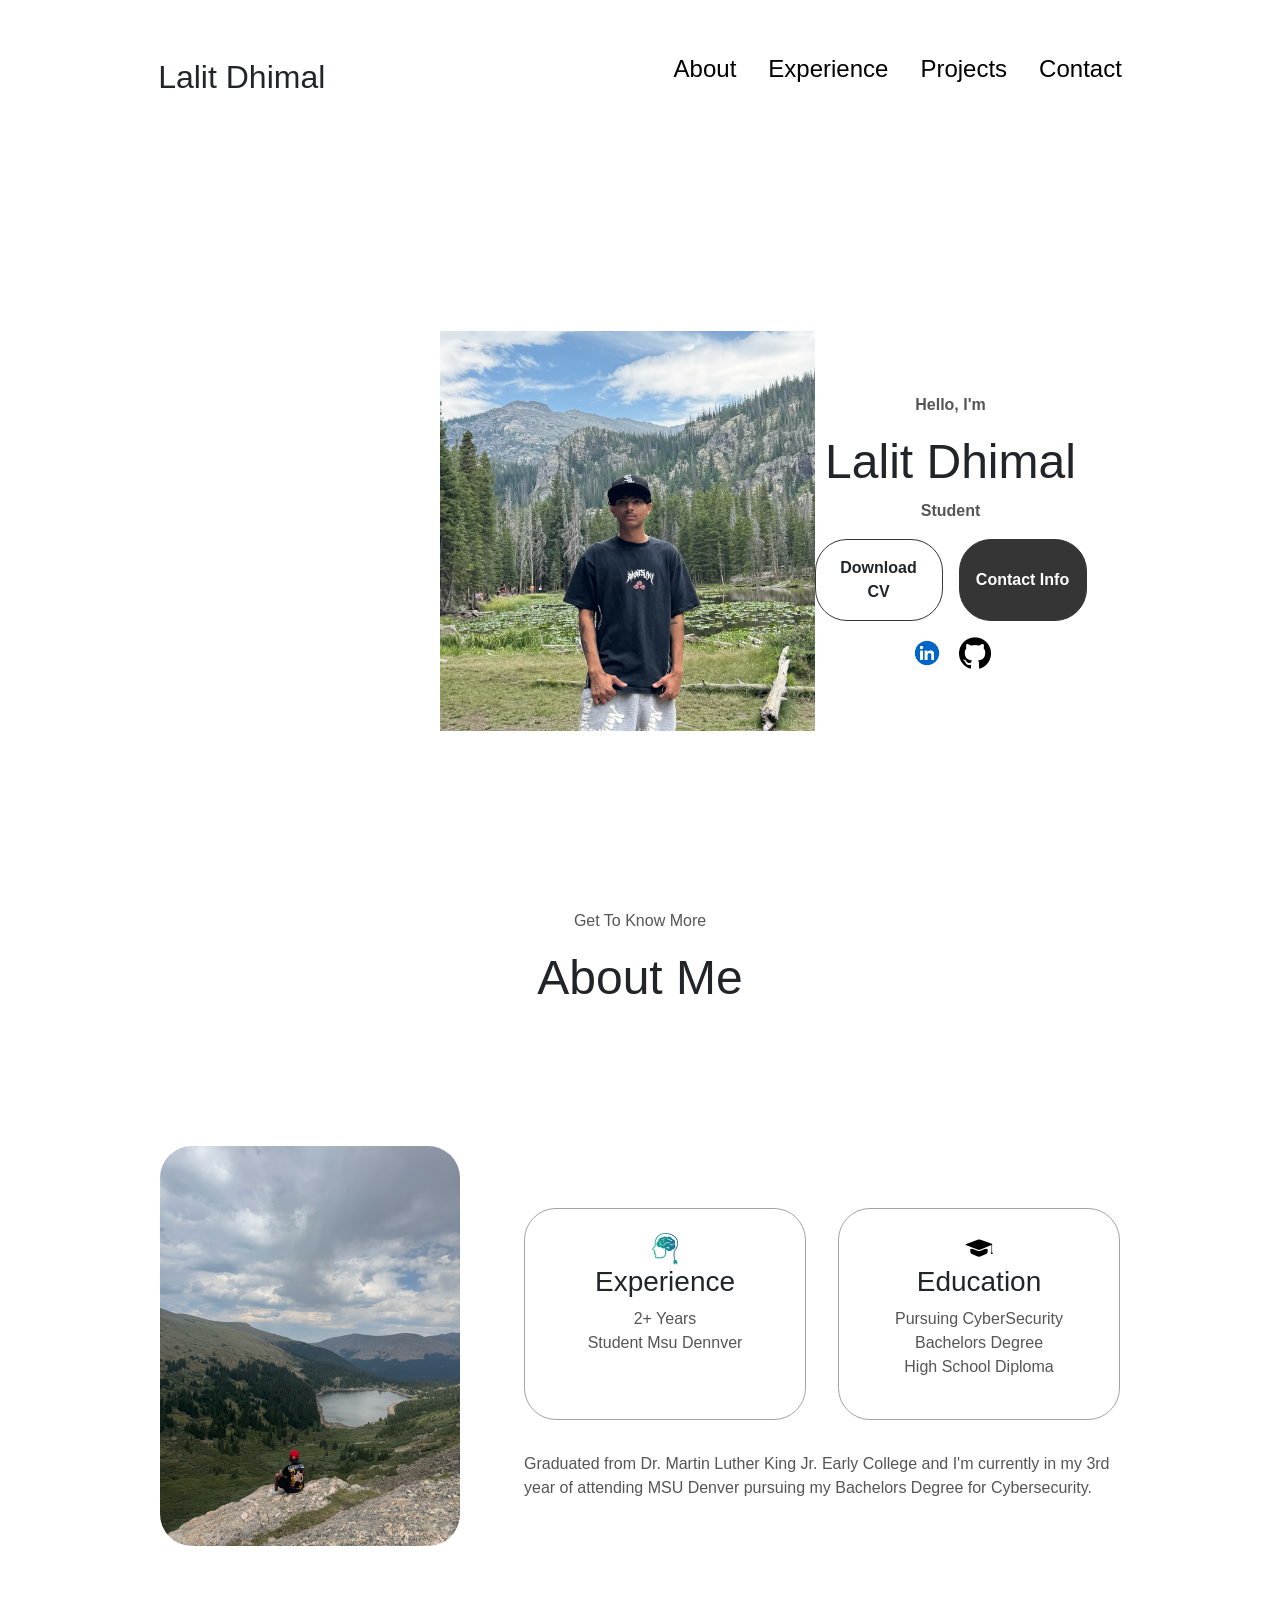
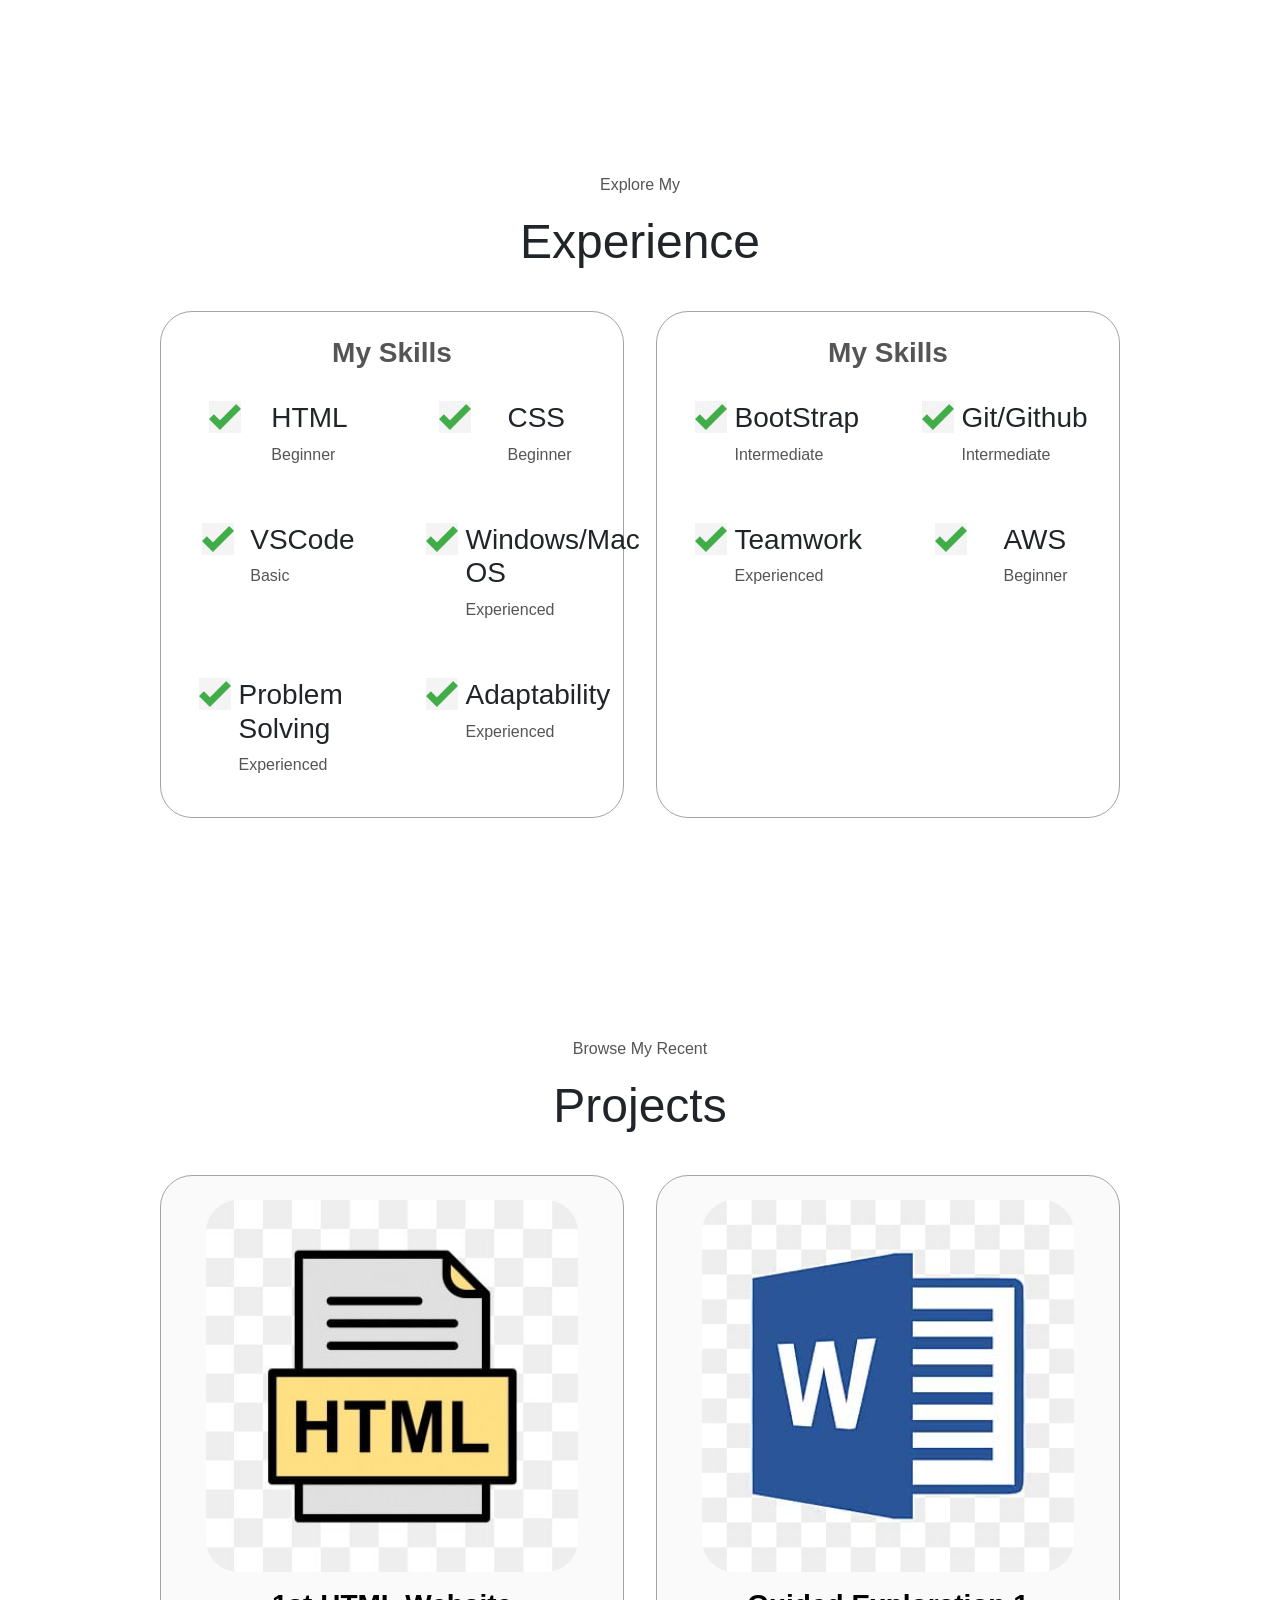
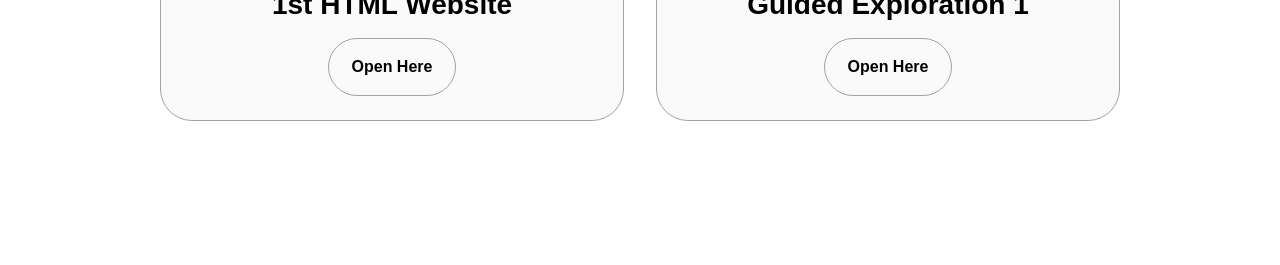
<file: index.html>
<!DOCTYPE html>
<html lang="en">
    <head>
    <meta charset="UTF-8">
    <meta http-equiv="X-UA-Compatible" content="IE=edge" />
    <meta name="viewport" content="width=device-width, initial-scale=1.0" />
    <link href="https://cdn.jsdelivr.net/npm/bootstrap@5.3.3/dist/css/bootstrap.min.css" rel="stylesheet">
    <script src="https://cdn.jsdelivr.net/npm/bootstrap@5.3.3/dist/js/bootstrap.bundle.min.js"></script>
    <script src="https://code.jquery.com/jquery-3.7.1.min.js"></script>
   <title>My Portfolio</title>
   <link rel="stylesheet" href="style.css"/>
   <link rel="stylesheet" href="mediaqueries.css"/>
    </head>
    <body>
        <nav id="desktop-nav">
            <div class="logo">Lalit Dhimal</div>
            <div>
                <ul class="nav-links">
                    <li><a href="#About">About</a></li>
                    <li><a href="#Experience">Experience</a></li>
                    <li><a href="#Projects">Projects</a></li>
                    <li><a href="#Contact">Contact</a></li>
                </ul>
            </div>
        </nav>
        <nav id="hamburger-nav">
            <div class="logo">Lalit Dhimal</div>
            <div class="hamburger-menu">
                <div class="hamburger-icon" onclick="toggleMenu()">
                    <span></span>
                    <span></span>
                    <span></span>
                </div>
                <div class="menu-links">
                    <li><a href="#About" onclick="toggleMenu()">About</a></li>
                    <li><a href="#Experience" onclick="toggleMenu()">Experience</a></li>
                    <li><a href="#Projects" onclick="toggleMenu()">Projects</a></li>
                    <li><a href="#Contact" onclick="toggleMenu()">Contact</a></li>   
                </div>
            </div>
        </nav>
        <section id="profile">
            <div= class="section__pic-container">
                <img src="./assets/aboutme.png" alt="Lalit Profile Picture">
            </div>
            <div class="section__text">
                <p class="section__text__p1">Hello, I'm</p>
                <h1 class="title">Lalit Dhimal</h1>
                <p class="setion__text__p2">Student</p>
                <div class="btn-container">
                    <button class="btn btn-color-2" 
                    onclick="window.open('./assets/Resume.pdf')"
                >
                    Download CV
                </button>
                <button class="btn btn-color-1" onclick="location.href='./#Contact'">
                    Contact Info
                </button>
                </div>
                <div id="socials-container">
                    <img 
                    src="./assets/linkedin.png" 
                    alt="My Linkedin Profile"
                    class="icon"
                    onclick="location.href='https:www.linkedin.com/in/lalit-dhimal-317a672b5/'"
                    />
                    <img 
                    src="./assets/github.png" 
                    alt="My Github Profile"
                    class="icon"
                    onclick="location.href='https:github.com/aerobix-svn'"
                    />
            </div>
        </section>
        <section id="About">
           <p class="section__text__p1">Get To Know More</p>
           <h1 class="title">About Me</h1>
           <div class="section-container">
            <div class="section__pic-container">
                <img src="./assets/me.png" 
                alt="Profile picture" 
                class="about-pic"
                />
            </div>
            <div class="about-details-container">
                <div class="about-containers">
                    <div class="details-container">
                        <img src="./assets/experience.png" 
                        alt="experience icon" 
                        class="icon"
                        />
                        <h3>Experience</h3>
                        <p>2+ Years <br> Student Msu Dennver</p>
                    </div>
                    <div class="details-container">
                        <img src="./assets/education-png-23447.png" 
                        alt="education icon" 
                        class="icon"
                        />
                        <h3>Education</h3>
                        <p>Pursuing CyberSecurity Bachelors Degree<br>High School Diploma</p>
                    </div>
                </div>
                <div class="text-container">
                    <p>Graduated from Dr. Martin Luther King Jr. Early College and I'm currently in my 3rd year of attending MSU Denver pursuing my Bachelors Degree for Cybersecurity.</p>
                </div>
            </div>
           </div>
           <img src="./assets/arrow.png" 
           alt="arrow icon" 
           class="icon arrow"
           onclick="location.href='./#experience'"
           />
        </section>
        <section id="Experience">
            <p class="section__text__p1">Explore My</p>
            <h1 class="title">Experience</h1>
            <div class="experience-details-container">
                <div class="about-containers">
                    <div class="details-container">
                        <h2 class="experience-sub-title">My Skills</h2>
                        <div class="article-container">
                            <article>
                                <img 
                                src="./assets/checkmark.png" 
                                alt="Experience icon" 
                                class="icon"
                                />
                                <div>
                                    <h3>HTML</h3>
                                    <p>Beginner</p>
                                </div>
                            </article>
                            <article>
                                <img 
                                src="./assets/checkmark.png" 
                                alt="Experience icon" 
                                class="icon"
                                />
                                <div>
                                    <h3>CSS</h3>
                                    <p>Beginner</p>
                                </div>
                            </article>
                            <article>
                                <img 
                                src="./assets/checkmark.png" 
                                alt="Experience icon" 
                                class="icon"
                                />
                                <div>
                                    <h3>VSCode</h3>
                                    <p>Basic</p>
                                </div>
                            </article>
                            <article>
                                <img 
                                src="./assets/checkmark.png" 
                                alt="Experience icon" 
                                class="icon"
                                />
                                <div>
                                    <h3>Windows/Mac OS</h3>
                                    <p>Experienced</p>
                                </div>
                            </article>
                            <article>
                                <img 
                                src="./assets/checkmark.png" 
                                alt="Experience icon" 
                                class="icon"
                                />
                                <div>
                                    <h3>Problem Solving</h3>
                                    <p>Experienced</p>
                                </div>
                            </article>
                            <article>
                                <img 
                                src="./assets/checkmark.png" 
                                alt="Experience icon" 
                                class="icon"
                                />
                                <div>
                                    <h3>Adaptability</h3>
                                    <p>Experienced</p>
                                </div>
                            </article>
                        </div>
                    </div>
                    <div class="details-container">
                        <h2 class="experience-sub-title">My Skills</h2>
                        <div class="article-container">
                            <article>
                                <img 
                                src="./assets/checkmark.png" 
                                alt="Experience icon" 
                                class="icon"
                                />
                                <div>
                                    <h3>BootStrap</h3>
                                    <p>Intermediate</p>
                                </div>
                            </article>
                            <article>
                                <img 
                                src="./assets/checkmark.png" 
                                alt="Experience icon" 
                                class="icon"
                                />
                                <div>
                                    <h3>Git/Github</h3>
                                    <p>Intermediate</p>
                                </div>
                            </article>
                            <article>
                                <img 
                                src="./assets/checkmark.png" 
                                alt="Experience icon" 
                                class="icon"
                                />
                                <div>
                                    <h3>Teamwork</h3>
                                    <p>Experienced</p>
                                </div>
                            </article>
                            <article>
                                <img 
                                src="./assets/checkmark.png" 
                                alt="Experience icon" 
                                class="icon"
                                />
                                <div>
                                    <h3>AWS</h3>
                                    <p>Beginner</p>
                                </div>
                            </article>
                        </div>
                    </div>
                </div>
            </div>
            <img src="./assets/arrow.png" 
           alt="arrow icon" 
           class="icon arrow"
           onclick="location.href='./#projects'"
           />
        </section>
        <section id="Projects">
            <p class="section__text__p1">Browse My Recent</p>
            <h1 class="title">Projects</h1>
            <div class="experience-details-container">
            <div class="about-containers">
                <div class="details-container color-container">
                    <div class="article-container">
                        <img 
                        src="./assets/html.png" 
                        alt="HTML Picture" 
                        class="project-img"
                        />
                    </div>
                    <h2 class="experience-sub-title project-title">1st HTML Website</h2>
                    <div class="btn-container">
                        <button 
                        class="btn btn-color-2 
                        project-btn" 
                        onclick="location.href='file:/C:/GithubRepos/web-version-control-starter-project/index.html'"
                        >
                            Open Here
                        </button>
                    </div>
                </div>
                <div class="details-container color-container">
                    <div class="article-container">
                        <img src="./assets/wordlogo.png" 
                        alt="GE1" 
                        class="project-img"
                        />
                    </div>
                    <h2 class="experience-sub-title project-title">Guided Exploration 1</h2>
                    <div class="btn-container">
                        <button 
                        class="btn btn-color-2 
                        project-btn" 
                        onclick="location.href='file:/C:/GithubRepos/Portfolio-Website/assets/GE1.pdf'"
                        >
                            Open Here
                        </button>
                    </div>
                </div>
            </div>
        </section>
        <script src="script.js"></script>
    </body>
   </html>
</file>
<file: style.css>
/* General */ 

@import url("https://fonts.googleleapis.com/css2?family=Poppins:wght@300;400;500;600&display=swap");

* {
    margin: 0;
    padding: 0;
}

body {
    font-family: 'Poppins', sans-serif;
}

html {
    scroll-behavior: smooth;
}

p {
    color: rgb(85, 85, 85);
}

/* Transition */

a, 
.btn {
    transition: all 300ms ease;
}

/* Desktop Nav */ 

nav, 
.nav-links {
    display: flex;
}

nav { 
    justify-content: space-around;
    align-items: center;
    height: 17vh;
}

.nav-links {
    gap: 2rem;
    list-style: none;
    font-size: 1.5rem;
}

a {
    color: black;
    text-decoration: none;
    text-decoration-color: white;
}

a:hover {
    color: grey;
    text-decoration: underline;
    text-underline-offset: 1rem;
    text-decoration-color: rgb(181, 181, 181);
}

.logo {
    font-size: 2rem;
}

.logo:hover {
    cursor: default;
}

/* Hamburger Menu */

#hamburger-nav {
    display: none;
}

.hamburger-menu {
    position: relative;
    display: inline-block;
}

.hamburger.icon {
    display: flex;
    flex-direction: column;
    justify-content: space-between;
    height: 24px;
    width: 30px;
    cursor: pointer;
}

.hamburger-icon span {
    width: 100%;
    height: 2px;
    background-color: black;
    transition: all 0.3 ease-in-out;
}

.menu-links {
    position: absolute;
    top: 100%;
    right: 0;
    background-color: white;
    width: fit-content;
    max-height: 0;
    overflow: hidden;
    transition: all 0.3 ease-in-out;
}

.menu-links a {
    display: block;
    padding: 10px;
    text-align: center;
    font-size: 1.5rem;
    color: black;
    text-decoration: none;
    transition: all 0.3 ease-in-out;
}

.menu-links li {
    list-style: none;
}

.menu-links.open {
    max-height: 300px;
}

.hamburger-icon.open span:first-child {
    transform: rotate(45deg) translate(10px, 5px);
}

.hamburger-icon.open span:nth-child(2) {
    opacity: 0;
}

.hamburger-icon.open span:last-child {
    transform: rotate(-45deg) translate(10px, -5px);
}

.hamburger-icon span:first-child {
    transform: none;
}

.hamburger-icon span:first-child {
    opacity: 1;
}

.hamburger-icon span:first-child {
    transform: none;
}

/* Sections */ 

section { 
    padding-top: 4vh;
    height: 96vh;
    margin: 0 10rem;
    box-sizing: border-box;
    min-height: fit-content;
}

.section-container { 
    display: flex;
}

/* Profile Section */

#profile {
    display: flex;
    justify-content: center;
    gap: 5rem;
    height: 80vh;
}

.section__pic-container {
    display: flex;
    height: 400px;
    width: 400px;
    margin: auto 0;
}

.section__text {
    align-self: center;
    text-align: center;
}

.section__text p {
    font-weight: 600;
}

.section__text__p1 {
    text-align: center;
}

.section__text__p2 {
    font-size: 1.75rem;
    margin-bottom: 1rem;
}

.title {
    font-size: 3rem;
    text-align: center;
}

#socials-container {
    display: flex;
    justify-content: center;
    margin-top: 1rem;
    gap: 1rem;
}

/* Icon */

.icon {
    cursor: pointer;
    height: 2rem;
}

/* Buttons */ 

.btn-container {
    display: flex;
    justify-content: center;
    gap: 1rem;
}

.btn {
    font-weight: 600;
    transition: all 300ms ease;
    padding: 1rem;
    width: 8rem;
    border-radius: 2rem;
}

.btn-color-1, 
.btn-color-2 {
    border: rgb(53,53,53) 0.1rem solid;
}

.btn-color-1:hover, 
.btn-color-2:hover {
    cursor: pointer;
}

.btn-color-1, 
.btn-color-2:hover {
    background: rgb(53,53,53);
    color: white;
}

.btn-color-1:hover {
    background: rgb(0, 0, 0);
}

.btn-color-2 {
    background: none;
}

.btn-color-2:hover {
    border: rgb(255, 255, 255) 0.1rem solid;
}

.btn-container {
    gap: 1rem;
}

/* About Section */

#about {
    position: relative;
}

.about-containers {
    gap: 2rem;
    margin-bottom: 2rem;
    margin-top: 2rem;
}

.about-details-container {
    justify-content: center;
    flex-direction: column;
 }

.about-containers, .about-details-container {
    display: flex;
 } 

.about-pic {
    border-radius: 2rem;
}

.arrow {
    position: absolute;
    right: -5rem;
    bottom: -15rem;
}

.details-container {
    padding: 1.5rem;
    flex: 1;
    background: white;
    border-radius: 2rem;
    border: rgb(53,53,53) 0.1rem solid;
    border-color: rgb(163,163,163);
    text-align: center;
 }
 
 
.section-container {
    gap: 4rem;
    height: 80%;
 }

.section__pic-container {
    height: 400px;
    width: 400px;
    margin: auto 0;
 }

/* Experience Section */

#experience {
    position: relative;
}

.experience-sub-title {
    color: rgb(85,85,85);
    font-weight: 600;
    font-size: 1.75rem;
    margin-bottom: 2rem;
}

.experience-details-container {
    display: flex;
    justify-content: center;
    flex-direction: column;
}

.article-container {
    display: flex;
    text-align: initial;
    flex-wrap: wrap;
    flex-direction: row;
    gap: 2.5rem;
    justify-content: space-around;
}

article {
    display: flex;
    width: 10rem;
    justify-content: space-around;
    gap: 0.5rem;
}

article.icon {
    cursor: default;
}

/* Projects Section */

#Projects {
    position: relative;
}

.color-container {
    border-color: rgb(163,163,163);
    background: rgb(250,250,250);
}

.project-img {
    border-radius: 2rem;
    width: 90%;
    height: 90%;
}

.project-title {
    margin: 1rem;
    color: black;
}

.project-btn {
    color: black;
    border-color: rgb(163,163,163);
}
</file>
<file: mediaqueries.css>
@media screen and (max-width: 1200px) {
    #desktop-nav {
        display: none;
    }
    #hamburger-nav {
        display: flex;
    }
}
</file>
